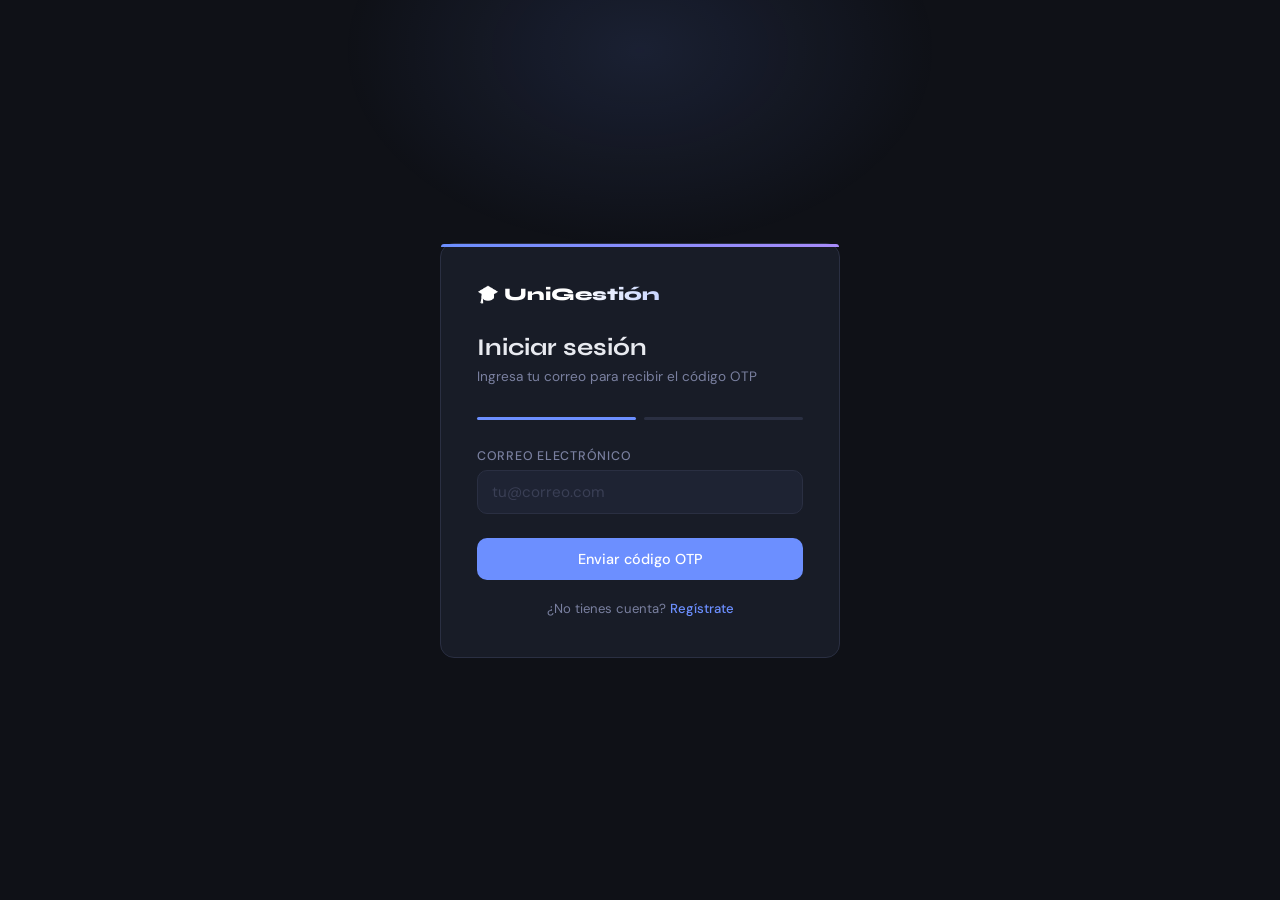
<file: frontend/login.html>
<!DOCTYPE html>
<html lang="es">
<head>
    <meta charset="UTF-8">
    <meta name="viewport" content="width=device-width, initial-scale=1.0">
    <title>Login — UniGestión</title>
    <link rel="preconnect" href="https://fonts.googleapis.com">
    <link href="https://fonts.googleapis.com/css2?family=Syne:wght@600;800&family=DM+Sans:wght@300;400;500&display=swap" rel="stylesheet">
    <style>
        *, *::before, *::after { box-sizing: border-box; margin: 0; padding: 0; }

        :root {
            --bg: #0f1117;
            --surface: #181c27;
            --surface2: #1e2333;
            --border: #2a2f42;
            --accent: #6c8fff;
            --accent-glow: rgba(108, 143, 255, 0.15);
            --text: #e8eaf0;
            --muted: #7a80a0;
            --radius: 14px;
        }

        body {
            font-family: 'DM Sans', sans-serif;
            background: var(--bg);
            color: var(--text);
            min-height: 100vh;
            display: flex;
            align-items: center;
            justify-content: center;
            padding: 24px;
        }

        /* glow de fondo decorativo */
        body::before {
            content: '';
            position: fixed;
            top: -150px;
            left: 50%;
            transform: translateX(-50%);
            width: 600px;
            height: 400px;
            background: radial-gradient(ellipse, rgba(108,143,255,0.12) 0%, transparent 70%);
            pointer-events: none;
        }

        .card {
            background: var(--surface);
            border: 1px solid var(--border);
            border-radius: var(--radius);
            padding: 40px 36px;
            width: 100%;
            max-width: 400px;
            position: relative;
        }

        /* franja de color arriba */
        .card::before {
            content: '';
            position: absolute;
            top: 0; left: 0; right: 0;
            height: 3px;
            background: linear-gradient(90deg, var(--accent), #a78bfa);
            border-radius: var(--radius) var(--radius) 0 0;
        }

        .logo {
            font-family: 'Syne', sans-serif;
            font-size: 1.1rem;
            font-weight: 800;
            background: linear-gradient(90deg, #fff 30%, var(--accent));
            -webkit-background-clip: text;
            -webkit-text-fill-color: transparent;
            margin-bottom: 28px;
        }

        .card-title {
            font-family: 'Syne', sans-serif;
            font-size: 1.5rem;
            font-weight: 700;
            margin-bottom: 6px;
        }

        .card-sub {
            font-size: 0.85rem;
            color: var(--muted);
            margin-bottom: 32px;
        }

        /* separador de pasos */
        .steps {
            display: flex;
            gap: 8px;
            margin-bottom: 28px;
        }

        .step {
            flex: 1;
            height: 3px;
            border-radius: 99px;
            background: var(--border);
            transition: background 0.3s;
        }

        .step.active { background: var(--accent); }

        /* fields */
        .field {
            display: flex;
            flex-direction: column;
            gap: 6px;
            margin-bottom: 16px;
        }

        .field label {
            font-size: 0.78rem;
            font-weight: 500;
            color: var(--muted);
            text-transform: uppercase;
            letter-spacing: 0.06em;
        }

        .field input {
            background: var(--surface2);
            border: 1px solid var(--border);
            border-radius: 10px;
            color: var(--text);
            font-family: 'DM Sans', sans-serif;
            font-size: 0.95rem;
            padding: 11px 14px;
            outline: none;
            transition: border-color 0.2s, box-shadow 0.2s;
            width: 100%;
        }

        .field input:focus {
            border-color: var(--accent);
            box-shadow: 0 0 0 3px var(--accent-glow);
        }

        .field input::placeholder { color: #3a3f55; }

        /* OTP input especial */
        #otp {
            letter-spacing: 0.3em;
            font-size: 1.2rem;
            text-align: center;
            font-family: 'Syne', sans-serif;
        }

        button {
            cursor: pointer;
            font-family: 'DM Sans', sans-serif;
            font-weight: 500;
            border: none;
            border-radius: 10px;
            transition: all 0.2s;
            width: 100%;
            padding: 12px;
            font-size: 0.9rem;
        }

        .btn-primary {
            background: var(--accent);
            color: #fff;
            margin-top: 8px;
        }

        .btn-primary:hover { filter: brightness(1.15); transform: translateY(-1px); }
        .btn-primary:disabled { opacity: 0.5; cursor: not-allowed; transform: none; }

        .link-row {
            text-align: center;
            margin-top: 20px;
            font-size: 0.82rem;
            color: var(--muted);
        }

        .link-row a {
            color: var(--accent);
            text-decoration: none;
            font-weight: 500;
        }

        .link-row a:hover { text-decoration: underline; }

        /* sección OTP oculta por defecto */
        #otp-section {
            display: none;
            animation: fadeIn 0.3s ease;
        }

        #otp-section.visible { display: block; }

        @keyframes fadeIn {
            from { opacity: 0; transform: translateY(6px); }
            to   { opacity: 1; transform: translateY(0); }
        }

        .hint {
            font-size: 0.8rem;
            color: var(--muted);
            text-align: center;
            margin-top: 12px;
        }

        .hint span {
            color: var(--accent);
            font-weight: 500;
        }
    </style>
</head>
<body>

    <div class="card">
        <div class="logo">🎓 UniGestión</div>

        <h2 class="card-title">Iniciar sesión</h2>
        <p class="card-sub">Ingresa tu correo para recibir el código OTP</p>

        <!-- barra de pasos -->
        <div class="steps">
            <div class="step active" id="step-1"></div>
            <div class="step" id="step-2"></div>
        </div>

        <!-- paso 1: email -->
        <div id="email-section">
            <div class="field">
                <label for="email">Correo electrónico</label>
                <input type="email" id="email" placeholder="tu@correo.com">
            </div>
            <button id="send-btn" class="btn-primary">Enviar código OTP</button>
        </div>

        <!-- paso 2: OTP -->
        <div id="otp-section">
            <div class="field">
                <label for="otp">Código de verificación</label>
                <input type="text" id="otp" placeholder="000000" maxlength="6">
            </div>
            <p class="hint">Código enviado a <span id="email-display"></span></p>
            <button id="verify-btn" class="btn-primary">Verificar y entrar</button>
        </div>

        <div class="link-row">
            ¿No tienes cuenta? <a href="/frontend/register.html">Regístrate</a>
        </div>
    </div>

    <script>
        // Mostrar sección OTP al hacer clic en "Enviar"
        document.getElementById('send-btn').addEventListener('click', () => {
            const email = document.getElementById('email').value;
            if (!email) return;
            document.getElementById('email-display').textContent = email;
            document.getElementById('email-section').style.display = 'none';
            document.getElementById('otp-section').classList.add('visible');
            document.getElementById('step-2').classList.add('active');
        });
    </script>

  <script src="/frontend/app.js?v=2"></script>
</body>
</html>
</file>
